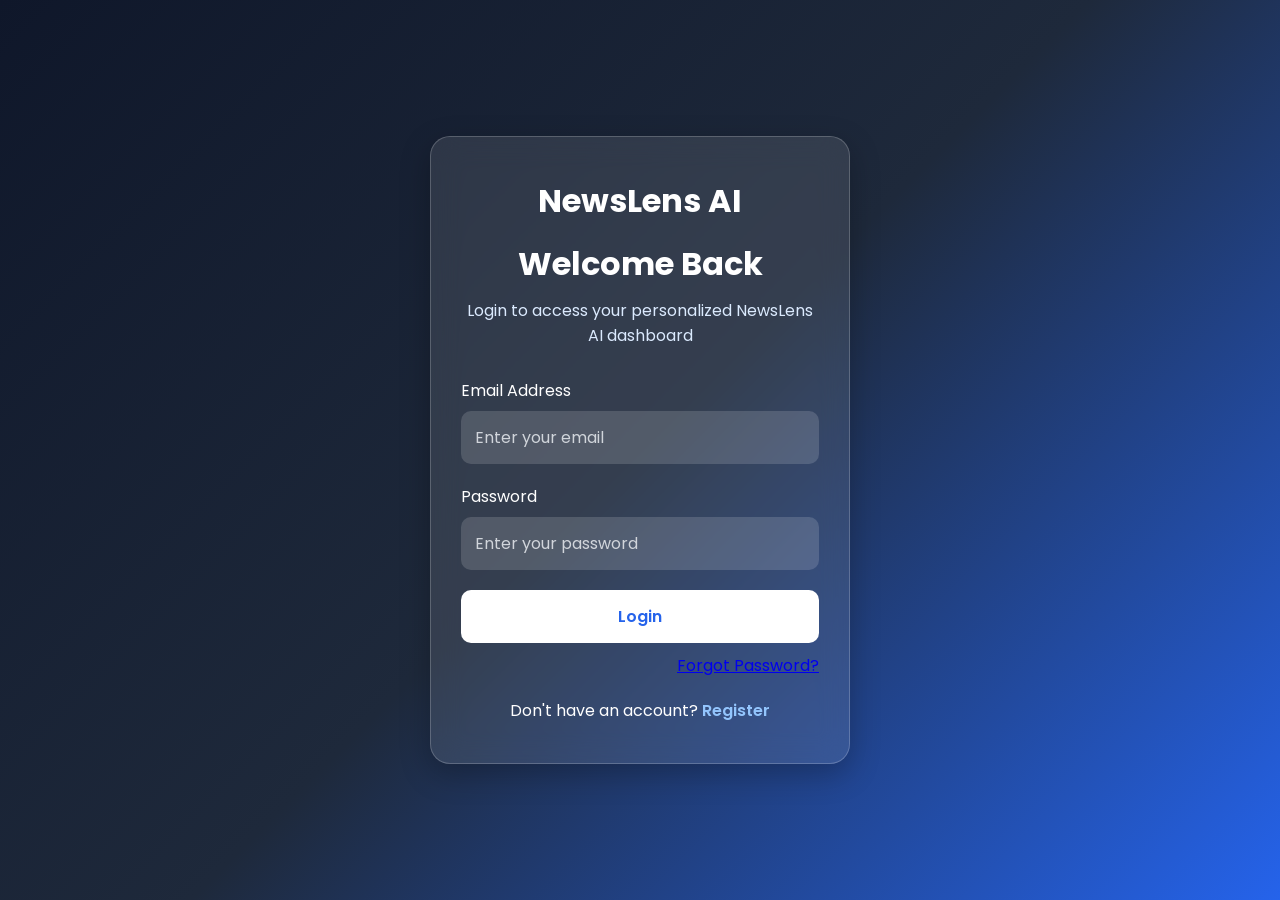
<file: fronted/index.html>
<!DOCTYPE html>
<html lang="en">
<head>
    <meta charset="UTF-8">
    <meta name="viewport" content="width=device-width, initial-scale=1.0">

    <title>Login | NewsLens AI</title>

    <link href="https://fonts.googleapis.com/css2?family=Poppins:wght@300;400;500;600;700&display=swap" rel="stylesheet">

    <link rel="stylesheet" href="css/auth.css">
</head>
<body>

    <div class="container">

        <div class="login-card">

           <div class="logo">
              NewsLens AI
           </div>
            <h1>Welcome Back</h1>

            <p class="subtitle">
                Login to access your personalized NewsLens AI dashboard
            </p>

            <form id="loginForm">

                <div class="input-group">
                    <label for="email">Email Address</label>
                    <input
                        type="email"
                        id="email"
                        placeholder="Enter your email"
                        required>
                </div>

                <div class="input-group">
                    <label for="password">Password</label>
                    <input
                        type="password"
                        id="password"
                        placeholder="Enter your password"
                        required>
                </div>

                <button type="submit" class="login-btn">
                    Login
                </button>
                <div style="margin-top:10px; text-align:right;">
    <a href="forgot.html">Forgot Password?</a>
</div>

            </form>

            <div class="register">
                <p>
                    Don't have an account?
                   <a href="register.html">Register</a>
                </p>
            </div>

        </div>

    </div>

    <script src="js/auth.js"></script>

</body>
</html>
</file>
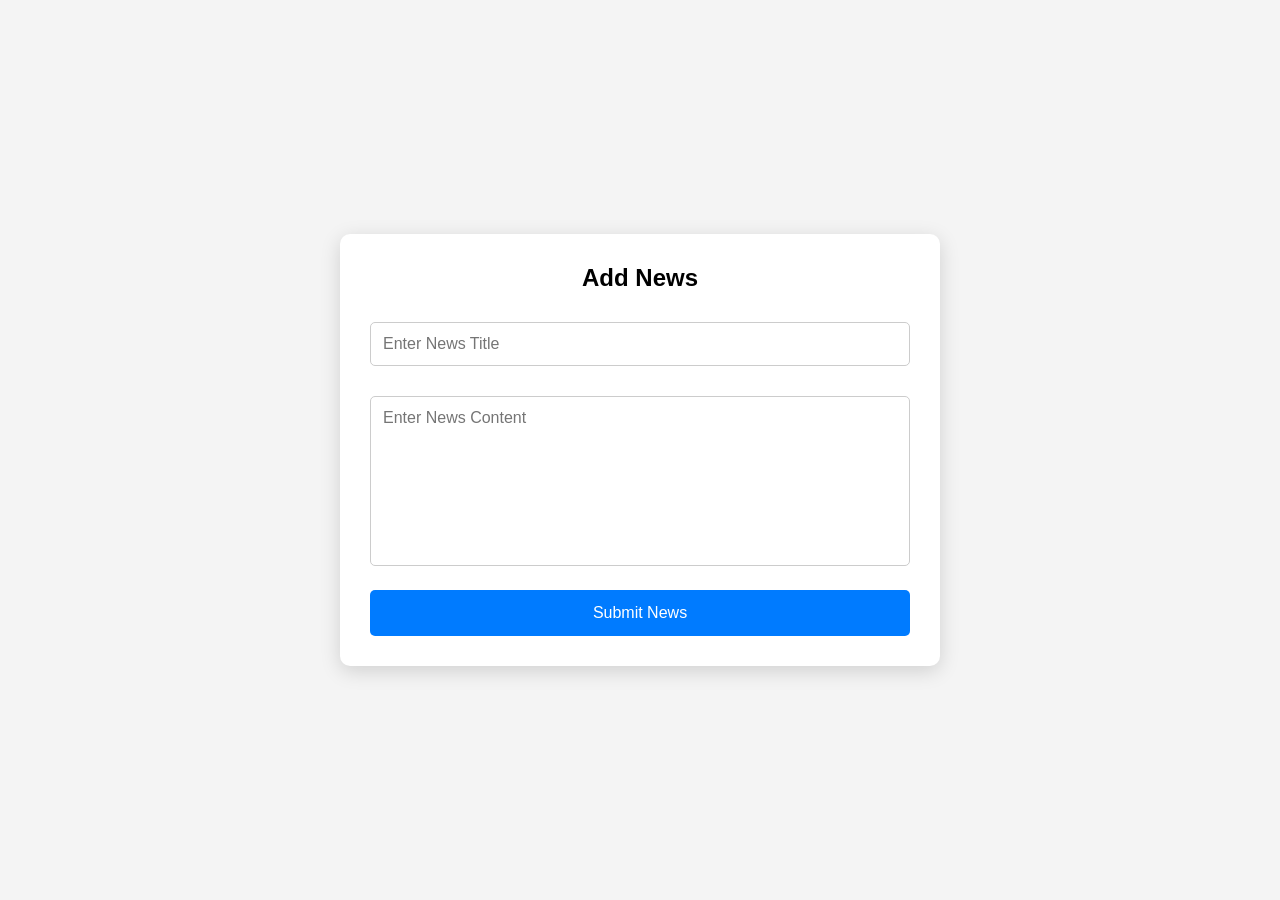
<file: fronted/add_news.html>
<!DOCTYPE html>
<html lang="en">
<head>
    <meta charset="UTF-8">
    <meta name="viewport" content="width=device-width, initial-scale=1.0">
    <title>Add News | NewsLens AI</title>

    <style>
        *{
            margin:0;
            padding:0;
            box-sizing:border-box;
            font-family:Arial, sans-serif;
        }

        body{
            background:#f4f4f4;
            display:flex;
            justify-content:center;
            align-items:center;
            height:100vh;
        }

        .container{
            width:600px;
            background:#fff;
            padding:30px;
            border-radius:10px;
            box-shadow:0 5px 20px rgba(0,0,0,.15);
        }

        h2{
            margin-bottom:20px;
            text-align:center;
        }

        input,
        textarea{
            width:100%;
            padding:12px;
            margin:10px 0 20px;
            border:1px solid #ccc;
            border-radius:5px;
            font-size:16px;
        }

        textarea{
            resize:none;
        }

        button{
            width:100%;
            padding:14px;
            background:#007bff;
            color:white;
            border:none;
            border-radius:5px;
            cursor:pointer;
            font-size:16px;
        }

        button:hover{
            background:#0056b3;
        }
    </style>

</head>
<body>

<div class="container">

    <h2>Add News</h2>

    <input
        type="text"
        id="title"
        placeholder="Enter News Title">

    <textarea
        id="content"
        rows="8"
        placeholder="Enter News Content"></textarea>

    <button onclick="addNews()">
        Submit News
    </button>

</div>

<script>

async function addNews(){

    const title = document.getElementById("title").value.trim();
    const content = document.getElementById("content").value.trim();

    if(title === "" || content === ""){
        alert("Please fill all fields.");
        return;
    }

    try{

        const response = await fetch(
    "https://newslens-backend-rk90.onrender.com/add-news",
    {
        method: "POST",
        headers: {
            "Content-Type": "application/json"
        },
        body: JSON.stringify({
            title,
            content
        })
    }
);
        if(!response.ok){
            throw new Error("Server Error");
        }

        const data = await response.json();

       alert(
    "News Added!\n\n" +
    "Category: " + data.category +
    "\n\nAI Summary:\n" +
    data.summary
);

        console.log("Redirecting...");

      setTimeout(() => {
    window.location.href = "/dashboard.html";
}, 500);

return;
    } catch(error){

        console.error(error);

        alert("Something went wrong.");

    }

}

</script>

</body>
</html>
</file>
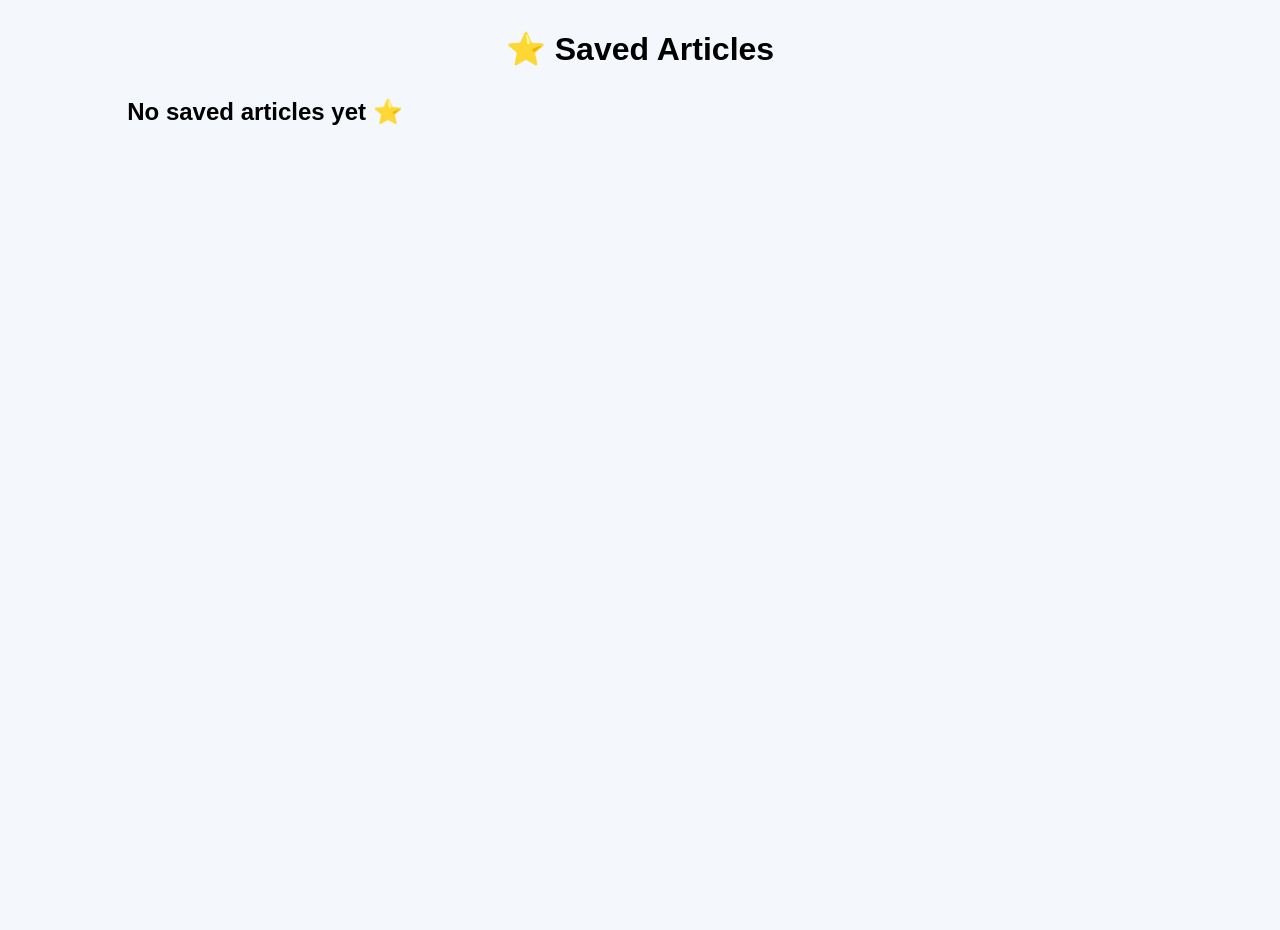
<file: fronted/bookmarks.html>
<!DOCTYPE html>
<html lang="en">
<head>
    <meta charset="UTF-8">
    <meta name="viewport" content="width=device-width, initial-scale=1.0">
    <title>Bookmarks | NewsLens AI</title>

    <link rel="stylesheet" href="css/style.css">
</head>
<body>

    <h1 style="text-align:center; margin:30px;">
        ⭐ Saved Articles
    </h1>

    <div style="text-align:center; margin-bottom:20px;">
        <button id="clearAllBtn">
            🗑 Clear All Bookmarks
        </button>
    </div>

    <div id="bookmarkContainer"
         class="news-container">
    </div>

    <script src="js/bookmarks.js"></script>

</body>
</html>
</file>
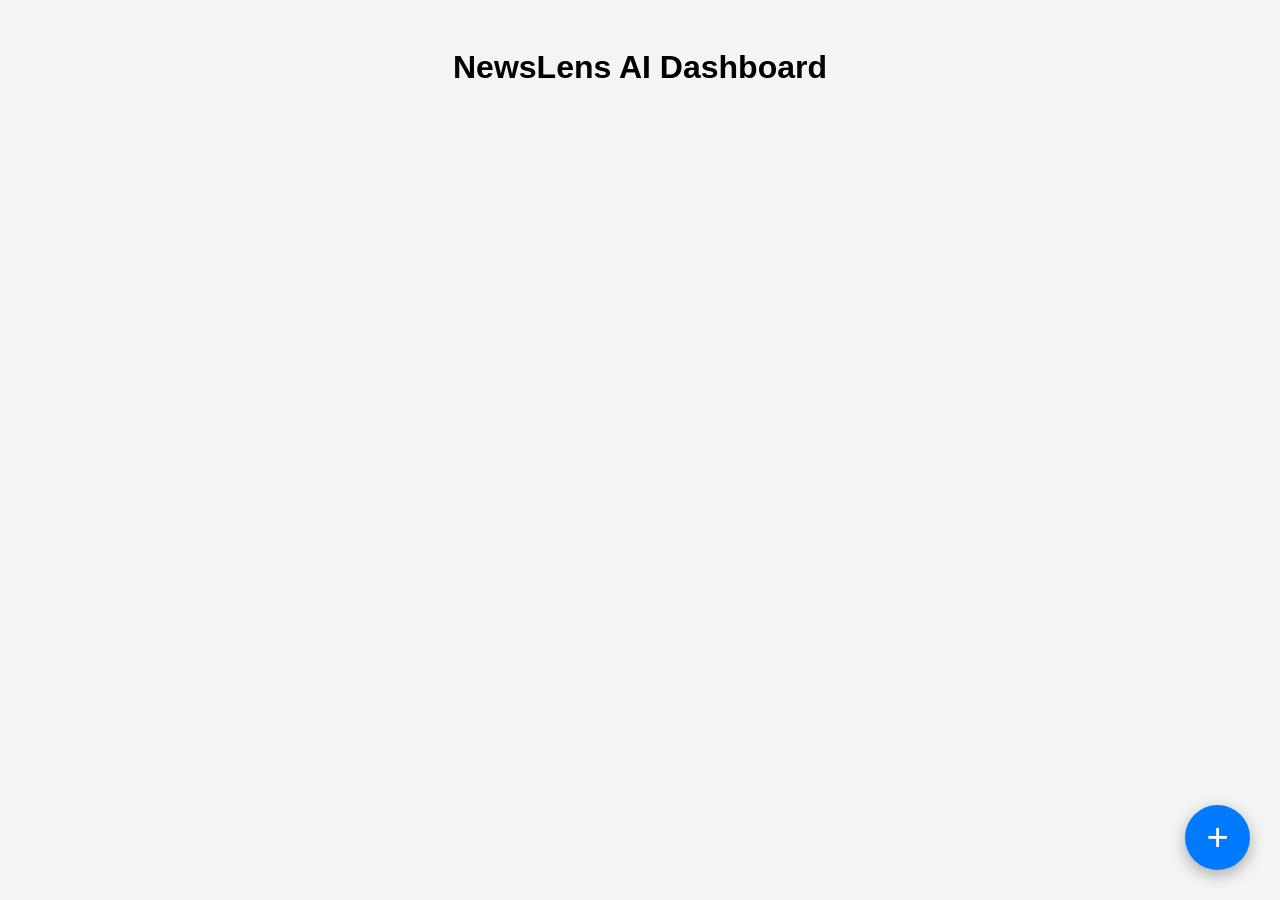
<file: fronted/dashboard.html>
<!DOCTYPE html>
<html>
<head>
    <title>News Dashboard</title>

    <style>
        body{
            font-family: Arial, sans-serif;
            background:#f4f4f4;
            padding:20px;
        }

        h1{
            text-align:center;
        }

        .news-container{
            max-width:900px;
            margin:auto;
        }

        .card{
            background:white;
            padding:20px;
            margin:15px 0;
            border-radius:10px;
            box-shadow:0 2px 8px rgba(0,0,0,0.1);
        }

        .category{
            display:inline-block;
            padding:5px 10px;
            background:#007bff;
            color:white;
            border-radius:20px;
            font-size:12px;
        }
        #addNewsBtn{
    position:fixed;
    bottom:30px;
    right:30px;
    width:65px;
    height:65px;
    border:none;
    border-radius:50%;
    background:#007bff;
    color:white;
    font-size:38px;
    cursor:pointer;
    box-shadow:0 5px 15px rgba(0,0,0,.3);
    transition:.3s;
}

#addNewsBtn:hover{
    transform:scale(1.1);
    background:#0056b3;
}
    </style>
</head>

<body>

    <h1>NewsLens AI Dashboard</h1>

    <div id="newsContainer" class="news-container">

    </div>

    <script>

        async function loadNews() {

    const response = await fetch(
        "https://newslens-backend-rk90.onrender.com/news"
    );

    const news = await response.json();

    console.log(news);

    const container = document.getElementById("newsContainer");

    container.innerHTML = "";

    news.forEach(item => {

        container.innerHTML += `
        <div class="card">

            <h2>📰 ${item.title}</h2>

            <h4>📄 Original News</h4>
            <p>${item.content}</p>

            <hr>

            <h4>🤖 AI Summary</h4>
            <p>${item.summary}</p>

            <br>

            <span class="category">
                ${item.category}
            </span>

            <br><br>

            <button onclick="deleteNews(${item.id})">
                🗑 Delete
            </button>

        </div>
        `;

    });

}

        loadNews();
        async function deleteNews(id){

    const confirmDelete = confirm("Delete this news?");

    if(!confirmDelete) return;

    const response = await fetch(
    `https://newslens-backend-rk90.onrender.com/delete-news/${id}`,
    {
        method:"DELETE"
    }
);

    const data = await response.json();

    alert(data.message);

    loadNews();   // Reload the dashboard after deleting
}

    </script>

<button id="addNewsBtn" onclick="window.location.href='add_news.html'">
    +
</button>
</body>
</html>
</file>
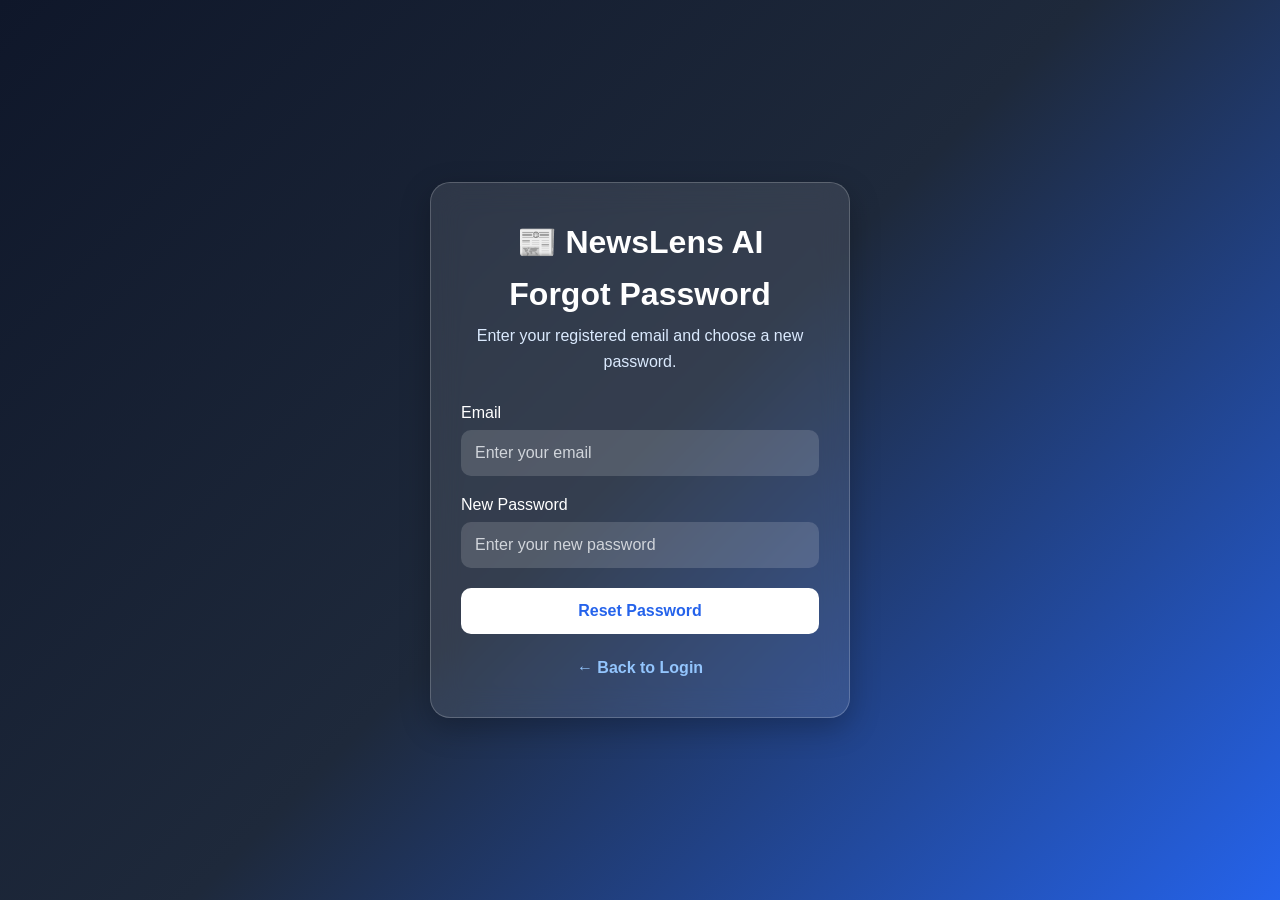
<file: fronted/forgot.html>
<!DOCTYPE html>
<html lang="en">

<head>

<meta charset="UTF-8">
<meta name="viewport" content="width=device-width, initial-scale=1.0">

<title>Forgot Password</title>

<link rel="stylesheet" href="css/auth.css">

</head>

<body>

<div class="container">

<div class="login-card">

<div class="logo">
📰 NewsLens AI
</div>

<h1 class="page-title">
Forgot Password
</h1>

<p class="page-subtitle">
Enter your registered email and choose a new password.
</p>

<form id="forgotForm">

<div class="input-group">

<label>Email</label>

<input
type="email"
id="email"
placeholder="Enter your email"
required>

</div>

<div class="input-group">

<label>New Password</label>

<input
type="password"
id="newPassword"
placeholder="Enter your new password"
required>

</div>

<button
type="submit"
class="login-btn">

Reset Password

</button>

</form>

<div class="back-login">

<a href="index.html">
← Back to Login
</a>

</div>

</div>

</div>

<script src="js/auth.js"></script>

</body>
</html>
</file>
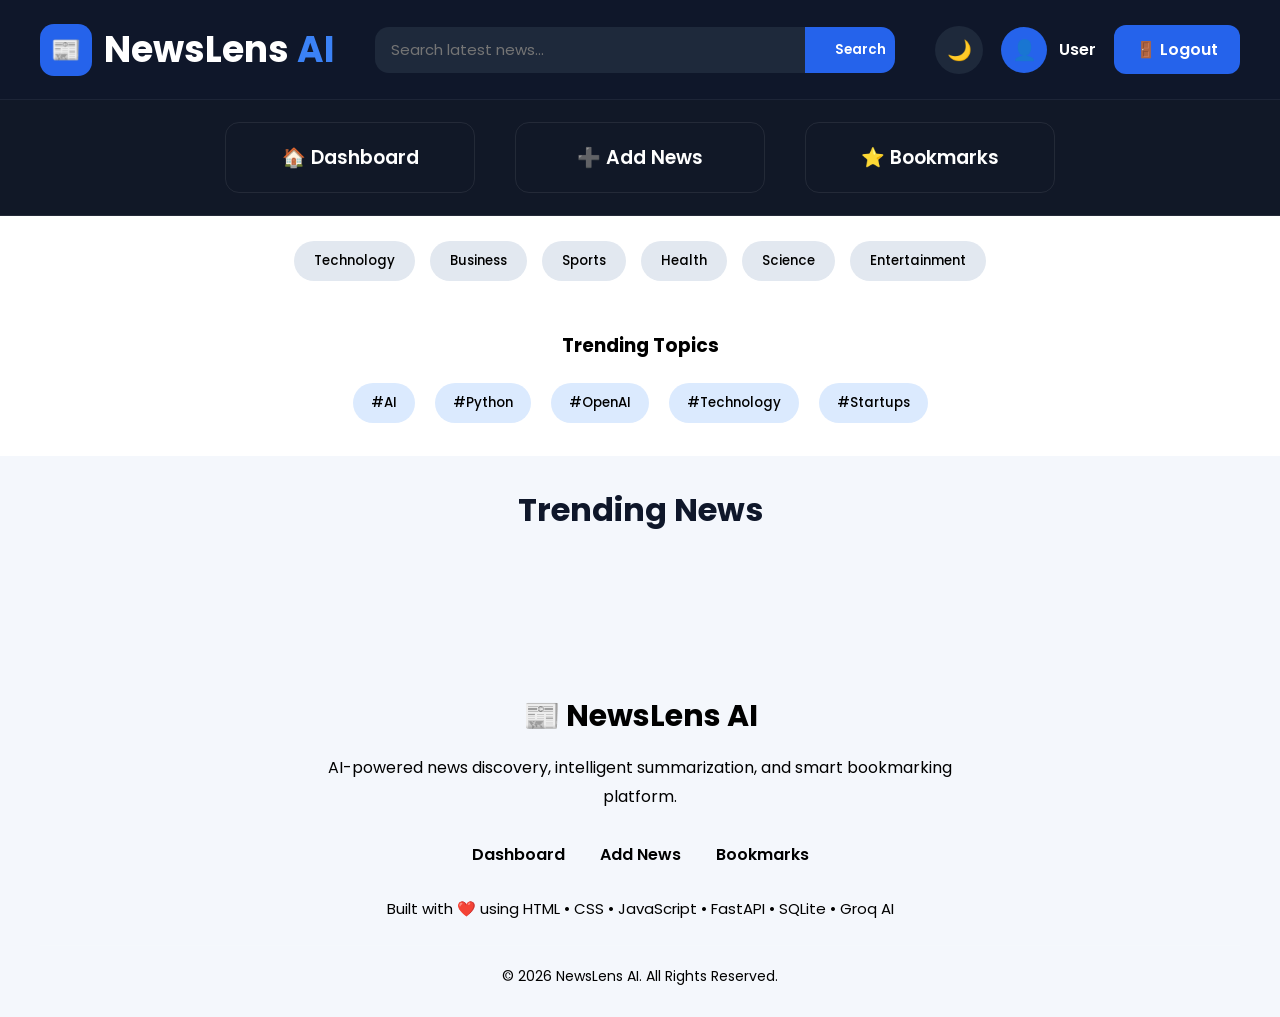
<file: fronted/home.html>
<!DOCTYPE html>
<html lang="en">
<head>
    <meta charset="UTF-8">
    <meta name="viewport" content="width=device-width, initial-scale=1.0">
    <title>NewsLens AI Dashboard</title>

    <link href="https://fonts.googleapis.com/css2?family=Poppins:wght@300;400;500;600;700&display=swap" rel="stylesheet">

    <link rel="stylesheet" href="css/style.css">
</head>
<body>
<!-- =========================
        TOP NAVBAR
========================== -->

<nav class="navbar">

    <!-- Logo -->

    <div class="logo">
        <div class="logo-icon">📰</div>

        <div class="logo-text">
            NewsLens <span>AI</span>
        </div>
    </div>


    <!-- Search -->

    <div class="search-box">

        <input
            type="text"
            id="searchInput"
            placeholder="Search latest news..."
        >

        <button id="searchBtn">
            Search
        </button>

    </div>


    <!-- Right Side -->

    <div class="nav-right">

        <button id="darkModeBtn">
            🌙
        </button>

        <div class="profile">

            <div class="avatar">
                👤
            </div>

            <span id="username">
                User
            </span>

        </div>

        <a href="#" class="logout-btn" onclick="logout()">
            🚪 Logout
        </a>

    </div>

</nav>



<!-- =========================
      FEATURE BAR
========================== -->

<div class="feature-bar">

   <a href="/dashboard.html" class="feature active">
        🏠 Dashboard
    </a>

   <a href="/add_news.html" class="feature">
        ➕ Add News
    </a>

    <a href="/bookmarks.html" class="feature">
        ⭐ Bookmarks
    </a>

</div>
    <!-- Categories -->
     
    <!-- Categories -->

    <section class="categories">

    <button onclick="fetchNews('technology')">
        Technology
    </button>

    <button onclick="fetchNews('business')">
        Business
    </button>

    <button onclick="fetchNews('sports')">
        Sports
    </button>

    <button onclick="fetchNews('health')">
        Health
    </button>

    <button onclick="fetchNews('science')">
        Science
    </button>

    <button onclick="fetchNews('entertainment')">
        Entertainment
    </button>

</section>

<section class="trending-topics">

    <h3> Trending Topics </h3>

    <div class="topics">
    <button class="topic-btn">#AI</button>
    <button class="topic-btn">#Python</button>
    <button class="topic-btn">#OpenAI</button>
    <button class="topic-btn">#Technology</button>
    <button class="topic-btn">#Startups</button>
</div>

</section>

    <!-- Heading -->

    <section class="heading">

        <h2>Trending News</h2>

    </section>

    <!-- News Cards -->

    <section class="news-container" id="newsContainer">

</section>

   <script src="js/app.js"></script>

<script>
function logout() {

    const confirmLogout = confirm("Are you sure you want to logout?");

    if (!confirmLogout) return;

    localStorage.removeItem("user");

   window.location.href = "index.html";
}
</script>
<footer class="footer">

    <div class="footer-content">

        <h2>📰 NewsLens AI</h2>

        <p>
            AI-powered news discovery, intelligent summarization,
            and smart bookmarking platform.
        </p>

        <div class="footer-links">

            <a href="/dashboard.html">Dashboard</a>

            <a href="/add_news.html">Add News</a>

           <a href="/bookmarks.html">Bookmarks</a>

        </div>

        <div class="footer-tech">

            Built with ❤️ using
            HTML • CSS • JavaScript • FastAPI • SQLite • Groq AI
        </div>

        <div class="copyright">

            © 2026 NewsLens AI. All Rights Reserved.

        </div>

    </div>

</footer>
</body>
</html>
</file>
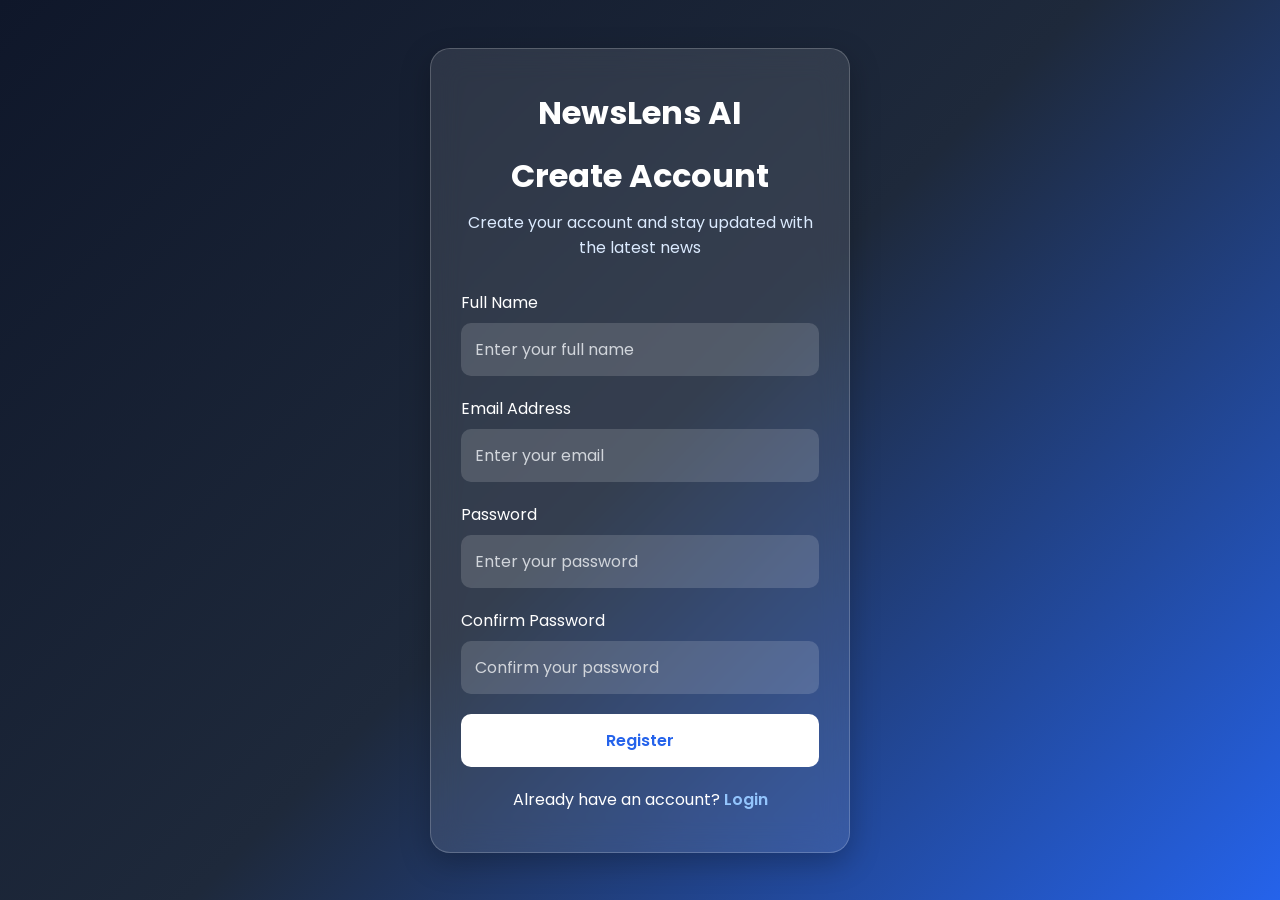
<file: fronted/register.html>
<!DOCTYPE html>
<html lang="en">
<head>
    <meta charset="UTF-8">
    <meta name="viewport" content="width=device-width, initial-scale=1.0">

    <title>Register | NewsLens AI</title>

    <link href="https://fonts.googleapis.com/css2?family=Poppins:wght@300;400;500;600;700&display=swap" rel="stylesheet">

    <link rel="stylesheet" href="css/auth.css">
</head>
<body>

    <div class="container">

        <div class="login-card">

            <div class="logo">
                NewsLens AI
            </div>

            <h1>Create Account</h1>

            <p class="subtitle">
                Create your account and stay updated with the latest news
            </p>

            <form id="registerForm">

                <div class="input-group">
                    <label for="fullname">Full Name</label>
                    <input
                        type="text"
                        id="fullname"
                        placeholder="Enter your full name"
                        required>
                </div>

                <div class="input-group">
                    <label for="email">Email Address</label>
                    <input
                        type="email"
                        id="email"
                        placeholder="Enter your email"
                        required>
                </div>

                <div class="input-group">
                    <label for="password">Password</label>
                    <input
                        type="password"
                        id="password"
                        placeholder="Enter your password"
                        required>
                </div>

                <div class="input-group">
                    <label for="confirmPassword">Confirm Password</label>
                    <input
                        type="password"
                        id="confirmPassword"
                        placeholder="Confirm your password"
                        required>
                </div>

                <button type="submit" class="login-btn">
                    Register
                </button>

            </form>

            <div class="register">
                <p>
                    Already have an account?
                    <a href="index.html">Login</a>
                </p>
            </div>

        </div>

    </div>

    <script src="js/auth.js"></script>

</body>
</html>
</file>
<file: fronted/css/auth.css>
*{
    margin:0;
    padding:0;
    box-sizing:border-box;
    font-family:'Poppins',sans-serif;
}

body{
    min-height:100vh;
    display:flex;
    justify-content:center;
    align-items:center;
    background:linear-gradient(
        135deg,
        #0f172a,
        #1e293b,
        #2563eb
    );
    padding:20px;
}

.container{
    width:100%;
    max-width:420px;
}

.login-card{
    background:rgba(255,255,255,0.1);
    backdrop-filter:blur(15px);
    border:1px solid rgba(255,255,255,0.2);
    border-radius:20px;
    padding:40px 30px;
    color:white;
    box-shadow:0 10px 30px rgba(0,0,0,0.25);
}

.logo{
    text-align:center;
    font-size:2rem;
    font-weight:700;
    margin-bottom:15px;
}


h1{
    text-align:center;
    margin-bottom:10px;
}

.subtitle{
    text-align:center;
    color:#dbeafe;
    margin-bottom:30px;
}

.input-group{
    margin-bottom:20px;
}

label{
    display:block;
    margin-bottom:8px;
}

input{
    width:100%;
    padding:14px;
    border:none;
    outline:none;
    border-radius:10px;
    background:rgba(255,255,255,0.15);
    color:white;
    font-size:1rem;
}

input::placeholder{
    color:#d1d5db;
}

.login-btn{
    width:100%;
    padding:14px;
    border:none;
    border-radius:10px;
    background:white;
    color:#2563eb;
    font-size:1rem;
    font-weight:600;
    cursor:pointer;
    transition:0.3s;
}

.login-btn:hover{
    transform:translateY(-3px);
}

.register{
    text-align:center;
    margin-top:20px;
}

.register a{
    color:#93c5fd;
    text-decoration:none;
    font-weight:600;
}

@media(max-width:480px){

    .login-card{
        padding:30px 20px;
    }

    h1{
        font-size:1.5rem;
    }

}
/* ===========================
   Forgot Password Page
=========================== */

.page-title{
    text-align:center;
    margin-bottom:10px;
    color:white;
}

.page-subtitle{
    text-align:center;
    color:#dbeafe;
    margin-bottom:30px;
    line-height:1.6;
}

.back-login{
    text-align:center;
    margin-top:25px;
}

.back-login a{
    color:#93c5fd;
    text-decoration:none;
    font-weight:600;
    transition:.3s;
}

.back-login a:hover{
    color:white;
}
</file>
<file: fronted/css/style.css>
*{
    margin:0;
    padding:0;
    box-sizing:border-box;
    font-family:'Poppins',sans-serif;
}

body{
    background:#f4f7fc;
    min-height:100vh;
}

/* Navbar */

/* ===========================
   MODERN NAVBAR
=========================== */




.logo span{

    color:#3b82f6;

}


.search-box input{

    flex:1;

    height:46px;

    border:none;

    outline:none;

    background:#f8fafc;

    padding:0 18px;

    border-radius:12px 0 0 12px;

    font-size:15px;

}

.search-box button{

    width:90px;

    height:46px;

    border:none;

    background:#2563eb;

    color:white;

    border-radius:0 12px 12px 0;

    cursor:pointer;

    font-weight:600;

    transition:.3s;

}

.search-box button:hover{

    background:#1d4ed8;

}


.avatar{

    width:46px;

    height:46px;

    border-radius:50%;

    background:#2563eb;

    display:flex;

    justify-content:center;

    align-items:center;

    font-size:22px;

}

.profile-name{

    color:white;

    font-weight:600;

    font-size:16px;

}

.profile img{

    width:45px;

    height:45px;

    border-radius:50%;

}

.profile-name{

    color:white;

    font-weight:600;

    font-size:16px;

}
/* Categories */

.categories{
    display:flex;
    justify-content:center;
    gap:15px;
    flex-wrap:wrap;
    padding:25px;
    background:white;
}

.categories button{
    padding:10px 20px;
    border:none;
    border-radius:30px;
    background:#e2e8f0;
    cursor:pointer;
    transition:0.3s;
    font-weight:500;
}

.categories button:hover{
    background:#2563eb;
    color:white;
}

/* Heading */

.heading{
    text-align:center;
    padding:30px 20px 10px;
}

.heading h2{
    font-size:2rem;
    color:#0f172a;
}

/* News Cards */

.news-container{
    width:90%;
    margin:30px auto;

    display:grid;

    grid-template-columns:
        repeat(auto-fill, minmax(350px, 350px));

    justify-content:center;

    gap:25px;
}

.news-card{
    width:350px;
    height:420px;

    background:rgba(255,255,255,0.25);
    backdrop-filter:blur(15px);
    border:1px solid rgba(255,255,255,0.2);

    border-radius:20px;
    overflow:hidden;

    box-shadow:0 8px 20px rgba(0,0,0,0.1);

    transition:0.3s;

    display:flex;
    flex-direction:column;
}
.news-card:hover{
    transform:translateY(-8px);
}


.news-card img{
    width:100%;
    height:200px;
    object-fit:cover;
}

.news-content{
    padding:20px;
    display:flex;
    flex-direction:column;
    flex:1;
}

.news-content h3{
    margin-bottom:12px;
    color:#0f172a;

    display:-webkit-box;
    -webkit-line-clamp:2;
    -webkit-box-orient:vertical;
    overflow:hidden;

    min-height:60px;
}

.news-content p{
    color:#64748b;
    margin-bottom:15px;
    line-height:1.6;

    display:-webkit-box;
    -webkit-line-clamp:3;
    -webkit-box-orient:vertical;
    overflow:hidden;
}

.news-content button{
    padding:10px 18px;
    border:none;
    border-radius:8px;
    background:#2563eb;
    color:white;
    cursor:pointer;
    transition:0.3s;
}

.news-content button:hover{
    background:#1d4ed8;
}

/* Responsive */

@media(max-width:768px){

    .navbar{
        flex-direction:column;
    }

    .search-box{
        width:100%;
    }

    .heading h2{
        font-size:1.6rem;
    }

}
.breaking-news{
    background:#ef4444;
    color:white;
    padding:15px;
    text-align:center;
    font-weight:600;
}
.trending-topics{
    padding:25px;
    text-align:center;
    background:white;
}

.topics{
    margin-top:15px;
}

.topics span{
    display:inline-block;
    margin:8px;
    padding:10px 18px;
    background:#dbeafe;
    border-radius:20px;
    font-weight:500;
}
#darkModeBtn{

    width:46px;

    height:46px;

    border:none;

    border-radius:12px;

    cursor:pointer;

    background:white;

    font-size:20px;

    transition:.3s;

}

#darkModeBtn:hover{

    transform:rotate(20deg);

}
.dark-mode{
    background:#0f172a;
    color:white;
}

.dark-mode .heading h2{
    color:white;
}

.dark-mode .news-card{
    background:#1e293b;
    color:white;
}

.dark-mode .categories{
    background:#0f172a;
}

.dark-mode .trending-topics{
    background:#1e293b;
}
.topic-btn{
    margin:8px;
    padding:10px 18px;
    border:none;
    border-radius:20px;
    background:#dbeafe;
    font-weight:500;
    cursor:pointer;
    transition:0.3s;
}

.topic-btn:hover{
    background:#2563eb;
    color:white;
    transform:translateY(-2px);
}
.bookmark-link{
    text-decoration:none;
    color:white;
    background:#2563eb;
    padding:10px 15px;
    border-radius:8px;
    font-weight:500;
    transition:0.3s;
}

.bookmark-link:hover{
    background:#1d4ed8;
}
#clearAllBtn{
    background:#ef4444;
    color:white;
    border:none;
    padding:12px 20px;
    border-radius:8px;
    cursor:pointer;
    font-weight:600;
    transition:0.3s;
}

#clearAllBtn:hover{
    background:#dc2626;
}
.card-buttons{
    margin-top:auto;
    display:flex;
    gap:10px;
}


.nav-btn:hover{
    background:#1d4ed8;
}



.logout-btn:hover{
    background:#dc2626;
}.delete-btn{
    background:#dc3545;
    color:white;
    border:none;
    padding:10px 18px;
    border-radius:8px;
    cursor:pointer;
    font-size:15px;
    transition:.3s;
}

.delete-btn:hover{
    background:#b52a37;
}
.nav-links{

    display:flex;

    align-items:center;

    gap:14px;

}

.nav-links a{

    text-decoration:none;

    color:white;

    background:#2563eb;

    padding:11px 20px;

    border-radius:10px;

    font-weight:600;

    transition:.3s;

}
.nav-links a:hover{

    background:#1d4ed8;

    transform:translateY(-2px);

}


.logout-btn:hover{

    background:#1d4ed8;

}

/* ===========================
   FOOTER
=========================== */

.footer{

    margin-top:70px;

    background:var(--navbar);

    color:var(--text);

    padding:50px 20px 30px;

    transition:.3s;

}

.footer-content{

    max-width:1200px;

    margin:auto;

    text-align:center;

}

.footer-content h2{

    font-size:30px;

    margin-bottom:15px;

}

.footer-content p{
color:var(--text-light);

    max-width:650px;

    margin:auto;

    line-height:1.8;

}

.footer-links{

    display:flex;

    justify-content:center;

    gap:35px;

    margin:30px 0;

    flex-wrap:wrap;

}

.footer-links a{
    color:var(--text);
    text-decoration:none;
    font-weight:600;
    transition:.3s;
}

.footer-links a:hover{
    color:var(--primary);
}

.footer-links a:hover{

    color:#3b82f6;

}

.footer-tech{

    color:var(--text-light);

    margin-bottom:18px;

    font-size:15px;

}

.copyright{

    border-top:1px solid rgba(255,255,255,.1);

    margin-top:25px;

    padding-top:20px;

  color:var(--text-light);
    font-size:14px;

}
.right-section{

    display:flex;

    align-items:center;

    gap:18px;

}
/* ======================================
            NAVBAR
======================================*/

.navbar{

    background:#0f172a;

    display:flex;

    align-items:center;

    justify-content:space-between;

    padding:22px 40px;

    border-bottom:1px solid rgba(255,255,255,.06);

}

/* Logo */

.logo{

    display:flex;

    align-items:center;

    gap:12px;

}

.logo-icon{

    width:52px;

    height:52px;

    border-radius:14px;

    background:#2563eb;

    display:flex;

    justify-content:center;

    align-items:center;

    color:white;

    font-size:24px;

}

.logo-text{

    font-size:36px;

    font-weight:700;

    color:white;

}

.logo-text span{

    color:#3b82f6;

}


/* Search */

.search-box{

    display:flex;

    width:520px;

}

.search-box input{

    flex:1;

    padding:16px;

    border:none;

    outline:none;

    background:#1e293b;

    color:white;

    border-radius:14px 0 0 14px;

}

.search-box button{

    padding:0 30px;

    background:#2563eb;

    color:white;

    border:none;

    border-radius:0 14px 14px 0;

    cursor:pointer;

}

/* Right */

.nav-right{

    display:flex;

    align-items:center;

    gap:18px;

}

#darkModeBtn{

    width:48px;

    height:48px;

    border:none;

    border-radius:50%;

    cursor:pointer;

    background:#1e293b;

    color:white;

}

.profile{

    display:flex;

    align-items:center;

    gap:12px;

}

.avatar{

    width:46px;

    height:46px;

    border-radius:50%;

    background:#2563eb;

    display:flex;

    justify-content:center;

    align-items:center;

    color:white;

    font-size:20px;

}

#username{

    color:white;

    font-weight:600;

}

.logout-btn{

    background:#2563eb;

    color:white;

    padding:12px 22px;

    border-radius:12px;

    text-decoration:none;

    font-weight:600;

}

.logout-btn:hover{

    background:#1d4ed8;

}


/* ======================================
        FEATURE BAR
======================================*/

.feature-bar{

    background:#111827;

    display:flex;

    justify-content:center;

    gap:40px;

    padding:22px;

    border-bottom:1px solid rgba(255,255,255,.08);

}

.feature{

    width:250px;

    text-align:center;

    padding:20px;

    border-radius:14px;

    text-decoration:none;

    color:white;

    border:1px solid rgba(255,255,255,.08);

    transition:.3s;

    font-size:19px;

    font-weight:600;

}



.feature:hover{

    background:#2563eb;

}
</file>
